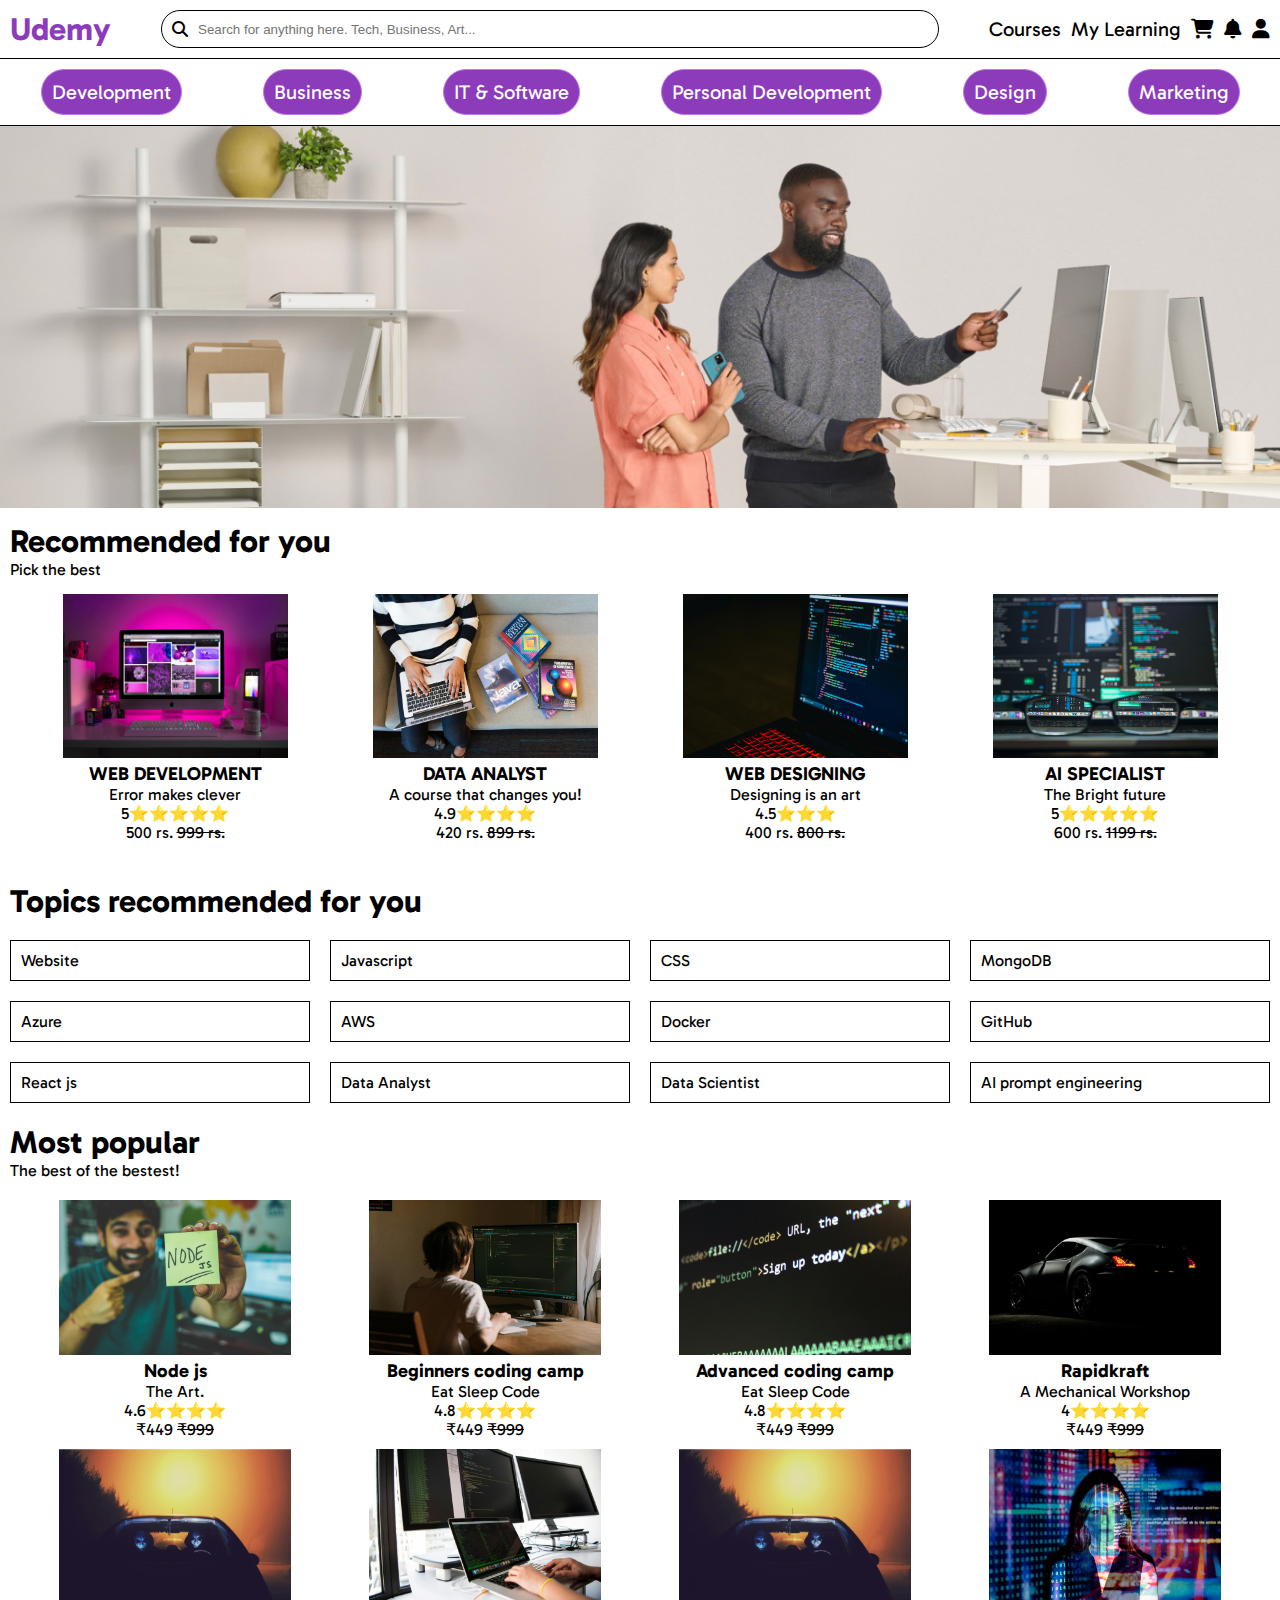
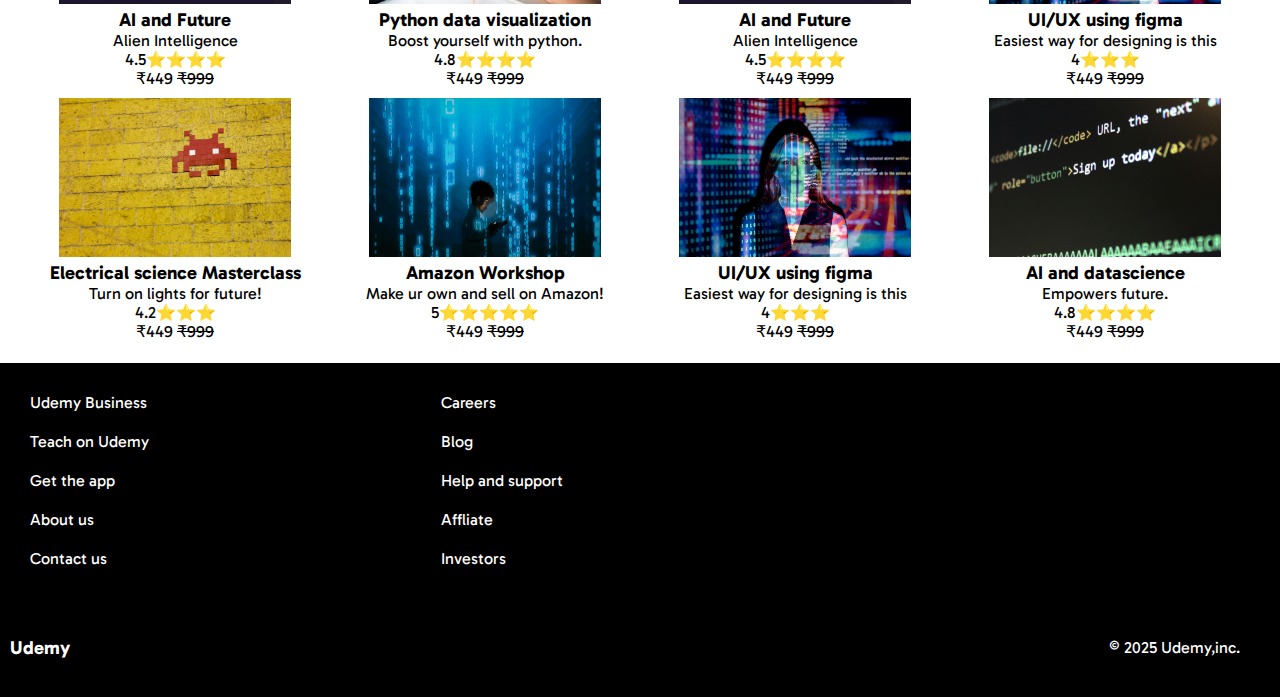
<file: index.html>
<!DOCTYPE html>
<html lang="en">

<head>
    <meta charset="UTF-8">
    <meta name="viewport" content="width=device-width, initial-scale=1.0">
    <title>Udemy</title>
    <link rel="preconnect" href="https://fonts.googleapis.com">
    <link rel="preconnect" href="https://fonts.gstatic.com" crossorigin>
    <link href="https://fonts.googleapis.com/css2?family=Gabarito:wght@400..900&display=swap" rel="stylesheet">
    <link rel="stylesheet" href="styles.css">
    <link rel="stylesheet" href="https://cdnjs.cloudflare.com/ajax/libs/font-awesome/6.7.2/css/all.min.css"
        integrity="sha512-Evv84Mr4kqVGRNSgIGL/F/aIDqQb7xQ2vcrdIwxfjThSH8CSR7PBEakCr51Ck+w+/U6swU2Im1vVX0SVk9ABhg=="
        crossorigin="anonymous" referrerpolicy="no-referrer" />
</head>

<body>
    <div class="navbar">
        <div class="navbar__s1">
            <h1 class="navbar__heading">Udemy</h1>
        </div>
        <div class="navbar__s2">
            <i class="fa-solid fa-magnifying-glass" style="color: #000000;"></i>
            <input  placeholder="Search for anything here. Tech, Business, Art...">
        </div>
        <div class="navbar__s3">
           <p>Courses</p>
           <div class="mylearn"><p>My Learning</p>
            <div class="mylearn2"><p>You did not purchase anything yet.</p></div>
            </div>
           <i class="fa-solid fa-cart-shopping" style="color: #000000;"></i>
           <i class="fa-solid fa-bell" style="color: #000000;"></i>
           <i class="fa-solid fa-user" style="color: #000000;"></i>
        </div>
        <div class="navbar__s4">
            <i class="fa-solid fa-bars"></i>
        </div>
    </div>
    <div class="navbar22">
    <p>Development</p>
    <p>Business</p>
    <p>IT & Software</p>
    <p>Personal Development</p>
    <p>Design</p>
    <p>Marketing</p>
    
    </div>
    <div class="frnt">
        <img src="images/frontimg.jpg" alt="frontimage">
        <div class="hh">
            <h2>Udemy Flashsale is live!</h2>
            <p>Get top courses at just 499rs.Get access for the lifetime.</p>
        </div>
    </div>
    <div class="rmdtitle">
    <h1>Recommended for you</h1>
    <p>Pick the best</p>
    <div class="rmd__container">
        <div class="card">
        <img src="images/card1 (1).jpg" alt="card1">
        <h3>WEB DEVELOPMENT</h3>
        <P>Error makes clever</P>
        <p>5⭐⭐⭐⭐⭐</p>
        <p>500 rs. <del>999 rs.</del></p>
        </div>
         <div class="card">
        <img src="images/card2.jpg" alt="card1">
        <h3>DATA ANALYST</h3>
        <P>A course that changes you!</P>
        <p>4.9⭐⭐⭐⭐</p>
        <p>420 rs. <del>899 rs.</del></p>
        </div>
         <div class="card">
        <img src="images/card3.jpg" alt="card1">
        <h3>WEB DESIGNING</h3>
        <P>Designing is an art</P>
        <p>4.5⭐⭐⭐</p>
        <p>400 rs. <del>800 rs.</del></p>
        </div>
         <div class="card">
        <img src="images/card4.jpg" alt="card1">
        <h3>AI SPECIALIST</h3>
        <P>The Bright future</P>
        <p>5⭐⭐⭐⭐⭐</p>
        <p>600 rs. <del>1199 rs.</del></p>
        </div>
    </div>
</div>
<h1 class="di">Topics recommended for you</h1>
<div class="topics">
    <p>Website</p>
    <p>Javascript</p>
    <p>CSS</p>
    <p>MongoDB</p>
    <p>Azure</p>
    <p>AWS</p>
    <p>Docker</p>
    <p>GitHub</p>
    <p>React js</p>
    <p>Data Analyst</p>
    <p>Data Scientist</p>
    <p>AI prompt engineering</p>
</div>

<div class="rmdtitle2">
<h1>Most popular</h1>
<p>The best of the bestest!</p>

<div class="rmd__container2">
    
    <div class="cardd">
    <img src="images/card10.jpg" alt="card10">
    <h3>Node js</h3>
    <p>The Art.</p>
    <p>4.6⭐⭐⭐⭐</p>
    <p>
        ₹449 <del>₹999</del>
    </p>
    </div>
    <div class="cardd">
    <img src="images/card11.jpg" alt="card11">
    <h3>Beginners coding camp</h3>
    <p>Eat Sleep Code</p>
    <p>4.8⭐⭐⭐⭐</p>
    <p>
        ₹449 <del>₹999</del>
    </p>
    </div>
    <div class="cardd">
    <img src="images/pexels-pixabay-270408.jpg" alt="card11">
    <h3>Advanced coding camp</h3>
    <p>Eat Sleep Code</p>
    <p>4.8⭐⭐⭐⭐</p>
    <p>
        ₹449 <del>₹999</del>
    </p>
    </div>
    <div class="cardd">
    <img src="images/card12.jpg" alt="card12">
    <h3>Rapidkraft</h3>
    <p>A Mechanical Workshop</p>
    <p>4⭐⭐⭐⭐</p>
    <p>
        ₹449 <del>₹999</del>
    </p>
    </div>
    <div class="cardd">
    <img src="images/card13.jpg" alt="card13">
    <h3>AI and Future</h3>
    <p>Alien Intelligence</p>
    <p>4.5⭐⭐⭐⭐</p>
    <p>
        ₹449 <del>₹999</del>
    </p>
    </div>
    <div class="cardd">
        <img src="images/card5.jpg" alt="card5">
        <h3 >Python data visualization </h3>
        <p>Boost yourself with python.</p>
        <p>4.8⭐⭐⭐⭐</p>
        <p>
            ₹449 <del>₹999</del>
        </p>
    </div>
    <div class="cardd">
    <img src="images/card13.jpg" alt="card13">
    <h3>AI and Future</h3>
    <p>Alien Intelligence</p>
    <p>4.5⭐⭐⭐⭐</p>
    <p>
        ₹449 <del>₹999</del>
    </p>
    </div>
    <div class="cardd">
    <img src="images/card6.jpg" alt="card6">
    <h3>UI/UX using figma</h3>
    <p>Easiest way for designing is this</p>
    <p>4⭐⭐⭐</p>
    <p>
        ₹449 <del>₹999</del>
    </p>
    </div>
    <div class="cardd">
    <img src="images/card7.jpg" alt="card7">
    <h3>Electrical science Masterclass</h3>
    <p>Turn on lights for future!</p>
    <p>4.2⭐⭐⭐</p>
    <p>
        ₹449 <del>₹999</del>
    </p>
    </div>
    <div class="cardd">
    <img src="images/card8.jpg" alt="card9">
    <h3>Amazon Workshop</h3>
    <p>Make ur own and sell on Amazon!</p>
    <p>5⭐⭐⭐⭐⭐</p>
    <p>
        ₹449 <del>₹999</del>
    </p>
    </div>
    <div class="cardd">
    <img src="images/card6.jpg" alt="card6">
    <h3>UI/UX using figma</h3>
    <p>Easiest way for designing is this</p>
    <p>4⭐⭐⭐</p>
    <p>
        ₹449 <del>₹999</del>
    </p>
    </div>
    <div class="cardd">
    <img src="images/card9.jpg" alt="card9">
    <h3>AI and datascience</h3>
    <p>Empowers future.</p>
    <p>4.8⭐⭐⭐⭐</p>
    <p>
        ₹449 <del>₹999</del>
    </p>
    </div>
    </div>
</div>

<div class="footer">
<div class="footer1">
    <p>Udemy Business</p>
    <p>Teach on Udemy</p>
    <p>Get the app</p>
    <p>About us</p>
    <p>Contact us</p>
</div>
<div class="footer2">
    <p>Careers</p>
    <p>Blog</p>
    <p>Help and support</p>
    <p>Affliate</p>
    <p>Investors</p>
</div>
</div>
<div class="copy">
    <h3>Udemy</h3>
    <p>&copy; 2025 Udemy,inc.</p>
</div>

</body>

</html>
</file>
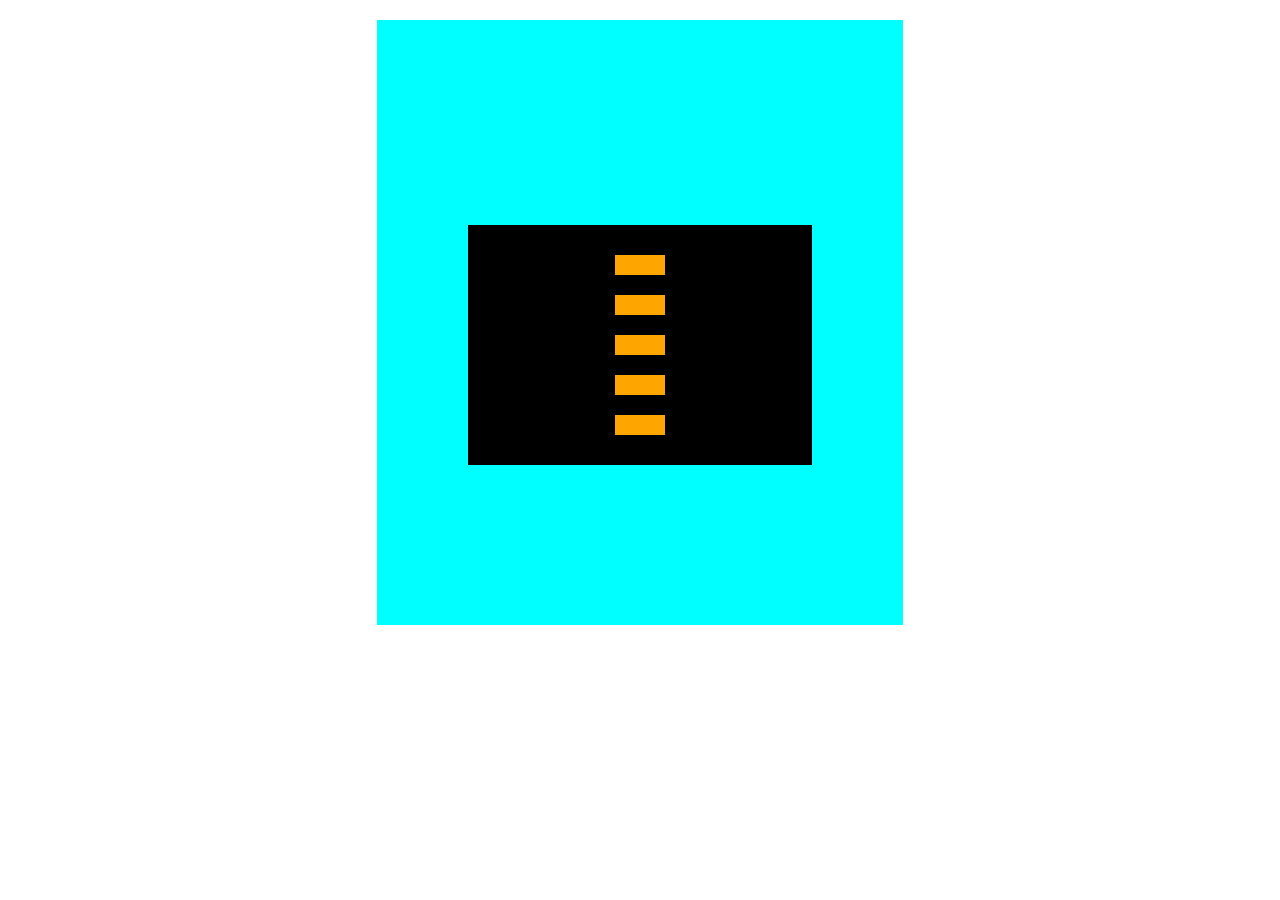
<file: exercise2.html>
<style>
    .one{
        background-color: aqua;
        padding: 10px;
        height: 60%;
        width: 40%;
        display:flex;
        justify-content: center;
        
        flex-direction: row;
        align-items: center;
        margin: auto;
        margin-top: 20px;
        padding-top: 60px;
        padding-bottom: 15px;
        
    }
    .two{
        background-color: black;
        width: 60%;
        padding: 20px;
       
        display:  flex;
        justify-content: center;
        flex-direction: column;
        align-items: center;
        
    }
    .three, .four, .five, .six, .seven {
      height: 20px;
      width: 50px;
      background-color: orange;
      margin: 10px 0;
    }
</style>
<!DOCTYPE html>
<html lang="en">
<head>
    <meta charset="UTF-8">
    <meta name="viewport" content="width=device-width, initial-scale=1.0">
    <title>Second</title>
</head>
<body>
    <div class="one">

        <div class="two">
            <div class="three"></div>
            <div class="four">

            </div>
            <div class = five>

            </div>
            <div class="six">

            </div>
            <div class="seven"> 

            </div>
    </div>

    </div>

    
</body>
</html>
</file>
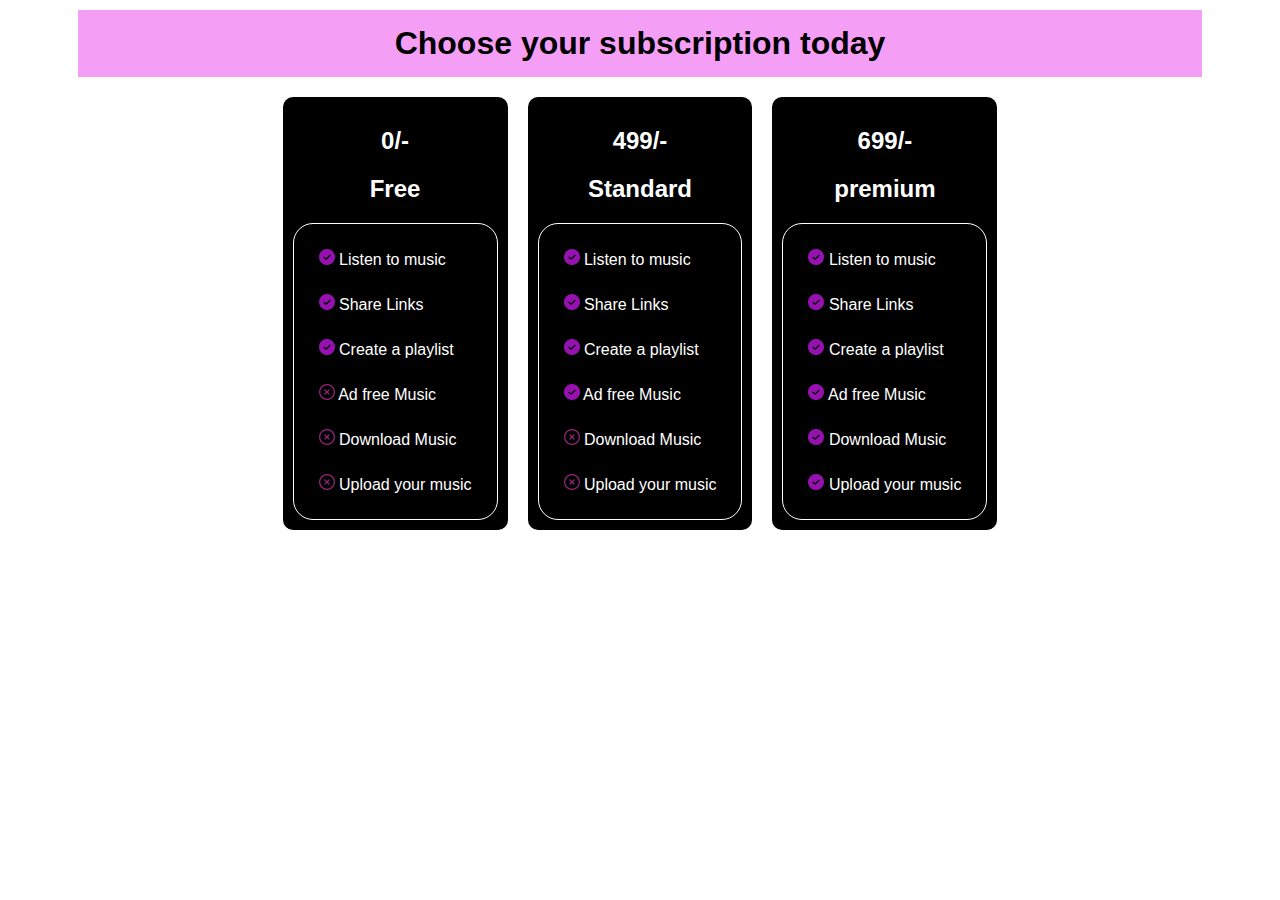
<file: exercise3.html>
<!DOCTYPE html>
<html lang="en">

<head>
    <meta charset="UTF-8">
    <meta name="viewport" content="width=device-width, initial-scale=1.0">
    <title>Subscription</title>

</head>
<link rel="stylesheet" href="https://cdnjs.cloudflare.com/ajax/libs/font-awesome/6.7.2/css/all.min.css"
    integrity="sha512-Evv84Mr4kqVGRNSgIGL/F/aIDqQb7xQ2vcrdIwxfjThSH8CSR7PBEakCr51Ck+w+/U6swU2Im1vVX0SVk9ABhg=="
    crossorigin="anonymous" referrerpolicy="no-referrer" />
<link rel="stylesheet" href="stylesforex3.css">

<body>

    <h1>Choose your subscription today</h1>
    <div class="divmain">

        <div class="div1">
            <h2>0/-</h2>
            <h2>Free</h2>
            <div class="div11">
                <p><img src="images/tick.png" alt="tick"> Listen to music</p>
                <p><img src="images/tick.png" alt="tick"> Share Links</p>
                <p><img src="images/tick.png" alt="tick"> Create a playlist</p>
                <p><img src="images/cross.png" alt="cross"> Ad free Music</p>
                <p><img src="images/cross.png" alt="cross"> Download Music</p>
                <p><img src="images/cross.png" alt="cross"> Upload your music</p>
            </div>
        </div>
        <div class="div2">
            <h2>499/-</h2>
            <h2>Standard</h2>
            <div class="div11">
                <p><img src="images/tick.png" alt="tick"> Listen to music</p>
                <p><img src="images/tick.png" alt="tick"> Share Links</p>
                <p><img src="images/tick.png" alt="tick"> Create a playlist</p>
                <p><img src="images/tick.png" alt="tick"> Ad free Music</p>
                <p><img src="images/cross.png" alt="cross"> Download Music</p>
                <p><img src="images/cross.png" alt="cross"> Upload your music</p>
            </div>
        </div>
        <div class="div3">
            <h2>699/-</h2>
            <h2>premium</h2>
            <div class="div11">
                <p><img src="images/tick.png" alt="tick"> Listen to music</p>
                <p><img src="images/tick.png" alt="tick"> Share Links</p>
                <p><img src="images/tick.png" alt="tick"> Create a playlist</p>
                <p><img src="images/tick.png" alt="tick"> Ad free Music</p>
                <p><img src="images/tick.png" alt="tick"> Download Music</p>
                <p><img src="images/tick.png" alt="tick"> Upload your music</p>
            </div>
        </div>
    </div>

</body>

</html>
</file>
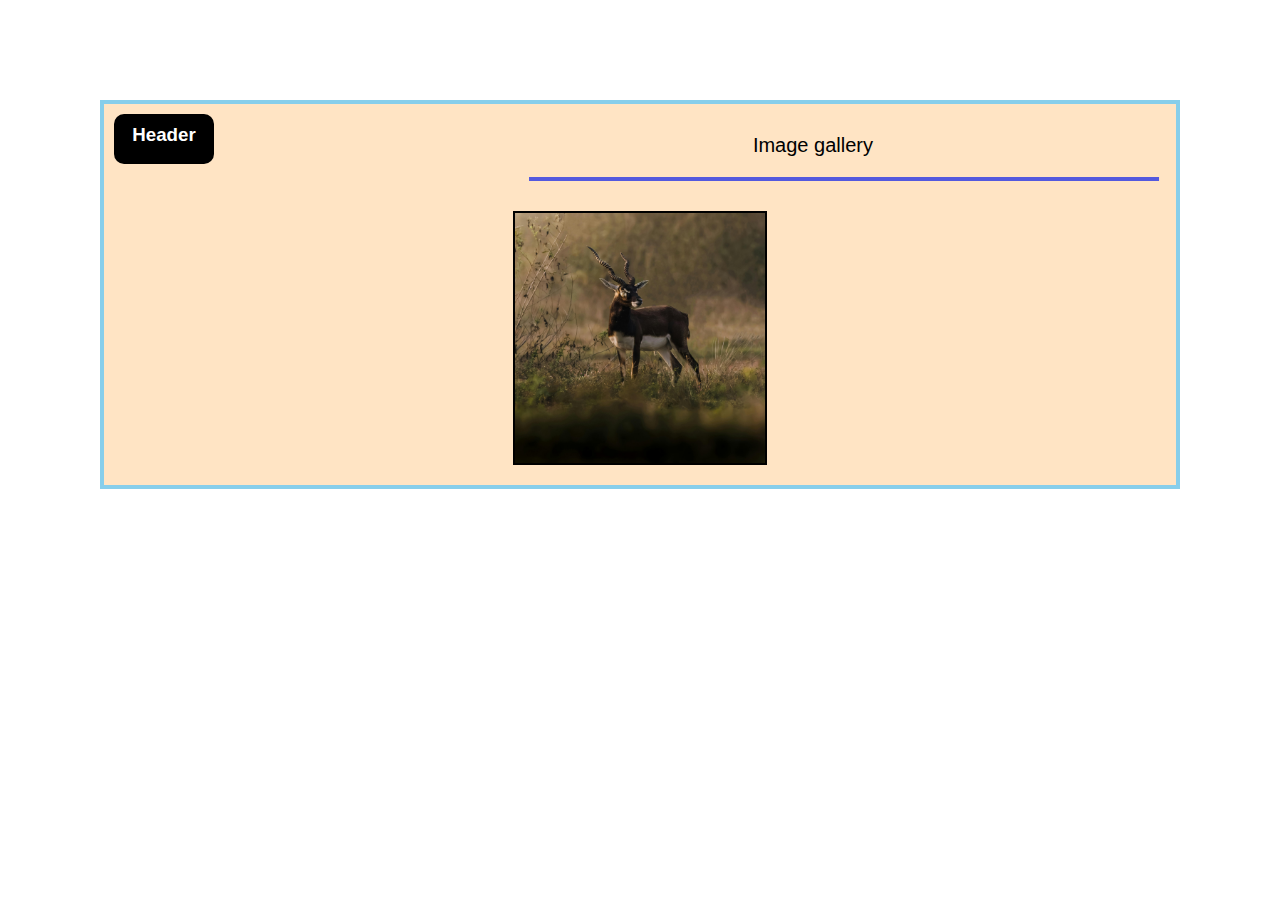
<file: index1.html>
<!DOCTYPE html>
<html lang="en">
<head>
    <meta charset="UTF-8">
    <meta name="viewport" content="width=device-width, initial-scale=1.0">
    <title>Image gallery</title>
</head>
<body>
    <link rel="stylesheet" href="styles.css">
    <div class="hello">
    <div class="img__gallery">
    <div class="header">
        <h3>Header</h3>
    </div>
    <div class="hey">
        <p >Image gallery</p>
        <div class="forhey"></div>
    </div>
    </div>
    <div>
        <div class="hi">
        <img src="images/img1.jpg" alt="img1" class="imgg1">
        <!-- <img src="images/img2.jpg" alt="img2" class="imgg1">
        <img src="images/img3.jpg" alt="img3" class="imgg1">
        <img src="images/img4.jpg" alt="img4" class="imgg1">
        <img src="images/img5.jpg" alt="img5" class="imgg1">
        <img src="images/img6.jpg" alt="img6" class="imgg1">
        <img src="images/img7.jpg" alt="img7" class="imgg1">
        <img src="images/img8.jpg" alt="img8" class="imgg1"> -->
        </div>
    </div>
</body>
</html>
</file>
<file: styles.css>
*{
    margin: 0;
    padding: 0;
}
body{
  font-family: "Gabarito", sans-serif;
  font-optical-sizing: auto;
}
.navbar{
    padding: 10px;
    display: flex;
    justify-content: space-between;
    border-bottom: black solid 1px;
    gap: 10px;
    align-items: center;
    position: sticky;
    top:0%;
    background-color: white;
    z-index:1;
}
.navbar__heading{
    color:#8C3CBB;
}
.navbar__s2{
    padding: 10px;
    border: solid black 1px;
    border-radius: 30px;
    width: 60%;
    display: flex;
    gap: 10px   ;
    align-items: center;
}
.navbar__s2 input{
    border: none;
    width: 100%;
    background-color: transparent;
}
.navbar__s2 input:focus{
    outline: none;
}
.navbar__s3{
    display: flex;
    gap: 10px;
    font-size: 20px;
    align-items: center;
}
.mylearn{
    position:relative;
    cursor: pointer;
}
.mylearn2{
    position: absolute;
    background-color: #f8f8f8;
    right: 0%;
    padding: 10px;
    width: 150px;
    border:solid 1px black;
    top:150%;
    display: none;
}
.mylearn:hover .mylearn2{
    display: block;
}
.navbar22{
    display: flex;
    flex-wrap: wrap;
    justify-content: space-around;
    border-bottom: solid black 1px;
    
}
.navbar22 p{
    padding: 10px;
    font-size: 20px;
    color:white;
    background-color:#8C3CBB;
    margin:10px;
    border-radius: 30px;
    border:#bf79e8 1px solid;
}
.navbar22 p:hover{
    transition: 1s;
    cursor:pointer;
    border:#bf79e8 1px solid;
    color: black ;
    background-color:transparent;
    animation-timing-function: e;
}
.frnt img{
    width:100%;
    position: relative;
}
.frnt{
    position: relative;
}
.hh{
    position: absolute;
    top: 20%;
    padding: 1%;  
    background-color: gray;
    margin: 1%;
    left:10%;
    max-width: 80%;
    animation-name: zoom;
    animation-duration: 2s;
    animation-fill-mode: forwards   ;
    opacity: 0;
}
@keyframes zoom{
    0%{
        transform: scale(0);
        opacity:0;
    }
    100%{
        transform: scale(1);
        opacity: 1;
        
    }
}
.rmdtitle{
    padding: 10px;
    
    
}
.card img{
    
    width: 75%;
    height: 65%;
   

}
.rmd__container{
   
   display: flex;
    flex-wrap: wrap;
    padding: 10px;
    text-align: center;
}
.card{
    flex-grow: 1;
   flex-basis: 20%;
   margin: 5px;
}



.topics{
    display: flex;
    flex-wrap: wrap;
    flex-grow: 1;
    justify-content: space-evenly;
   
}
.topics p{
     border: black solid 1px;
     flex-grow: 1;
     flex-basis: 20%;
     padding: 10px;
     width: 200px;
     margin: 10px;
     
}
.di{
    padding:10px;
}

.topics p:hover{
    background-color: rgb(173, 170, 170);
    color: black;
    cursor: pointer;
}
.rmd__container2{
    display: flex;
    flex-wrap: wrap;
    
    padding: 10px;
    text-align: center;
    
}
.cardd img{
    width: 75%;
    height: 65%;
    

}
.cardd{
    flex-grow: 1;
    flex-basis: 23%;
    margin-top: 10px;
}

.rmdtitle2{
    padding: 10px;
    
}
.footer{
    background-color: black;
    color: white;
    display: flex;
    padding: 10px;
    gap: 20%;
    
}
.copy{
    background-color: black;
    color: white;
    display: flex;
    justify-content: space-between;
    padding-top: 20px;
    padding: 10px;
    align-items: center;
    
}
.footer2 p{
    margin: 20px;
}
.footer1 p{
    margin: 20px;
}
.copy p{
    margin: 20px;
    align-items: center;
    padding: 10px;
}
.img__gallery {
    display: flex;
    padding: 10px;
    
}

.img__gallery p {
    justify-content: center;
}

.header {
    background-color: black;
    color: white;
    width: 100px;
    height: 40px;
    text-align: center;
    padding-top: 10px;
    border-radius: 10px;
    
}

.hey {
    padding: 10px;
    margin-top: 10px;
    padding-left: 500px;
    border-bottom: 4px solid #5459de;
   transform: translateX(50%)
}

.hey p {
    display: flex;
    justify-content: center;
    padding-bottom: 10px;
    transform: translateX(-230%);
    font-size: 20px;
    
}
.hi {
    display: flex;
    margin: 10px;
    align-items: center;
    justify-content: center;
    flex-wrap: wrap;
    justify-content: space-around;
}

.hi img {
    height: 250px;
    width: 250px;
}

.hello {
    border: skyblue solid 4px;
    background-color: bisque;
    margin: 100px;
    margin-bottom: 160px;
    
}

.imgg1 {
    border: solid black 2px;
    margin: 10px;
}
@media screen and (max-width:600px) {
    .di{
        margin-top: 40px;
    }
    .footer{
        margin-top: 70px;
    }
    .cardd{
        flex-basis: 40%;
        margin-top: 30px;
    }
    
}
@media screen and (max-width:600px) {
    .card{
         flex-basis: 40%;
        margin-top: 30px;
    }
    
    
    }
    .navbar22{
        display: none;
    }
  .navbar__s3{
    display: none;
  }

@media screen and (min-width:700px ){
    .navbar__s4{
        display:none;
    }
    .navbar__s3{
        display: flex;
        
    }
    .navbar22{
        display: flex;
    }
    .hh{
    top:40% ;
     font-size: small;
    left:10%;
    }
}
</file>
<file: stylesforex3.css>
body{
  font-family: "Gabarito", sans-serif;
  font-optical-sizing: auto;
}
.divmain{
  display: flex;
 flex-direction: row;
 flex-wrap: wrap;
 justify-content: center;
}
h1{
  text-align: center;
  background-color: rgb(245, 158, 245);
  padding: 15px;
  margin: 10px;
  margin-left: 70px;
  margin-right: 70px;
  
}
.div1,.div2,.div3{
  padding: 10px;
  margin: 10px;
  background-color: black;
  color: white;
  border-radius: 10px;
  justify-content: center;
  
}
.div1 p{
  padding: 10px;
  margin: 5px;
  font-style: bold;
  
}
.div2 p{
  padding: 10px;
  margin: 5px;
  font-style: bold;
}
.div3 p{
  padding: 10px;
  margin: 5px;
  font-style: bold;
}
h2{
  text-align: center;
}
.div11{
  border: white solid 1px;
  padding: 10px;
  border-radius: 20px;
}
</file>
